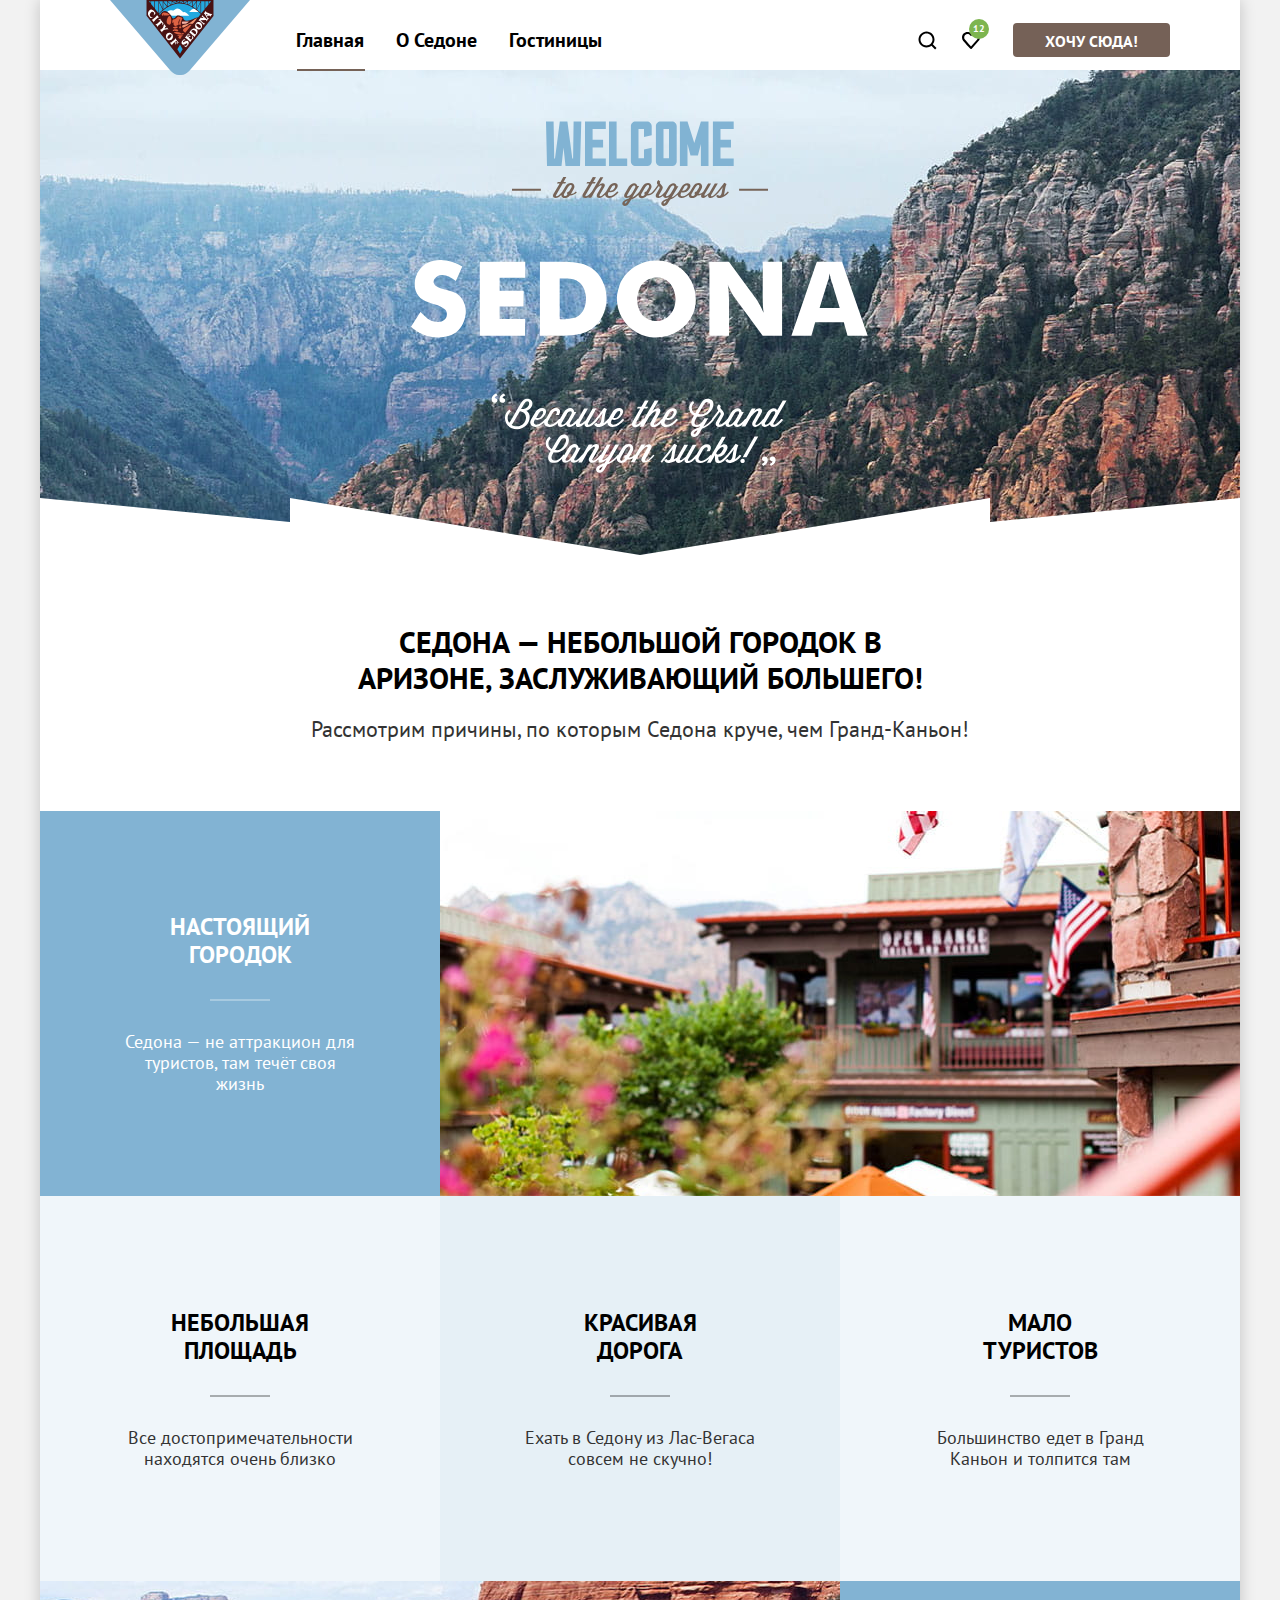
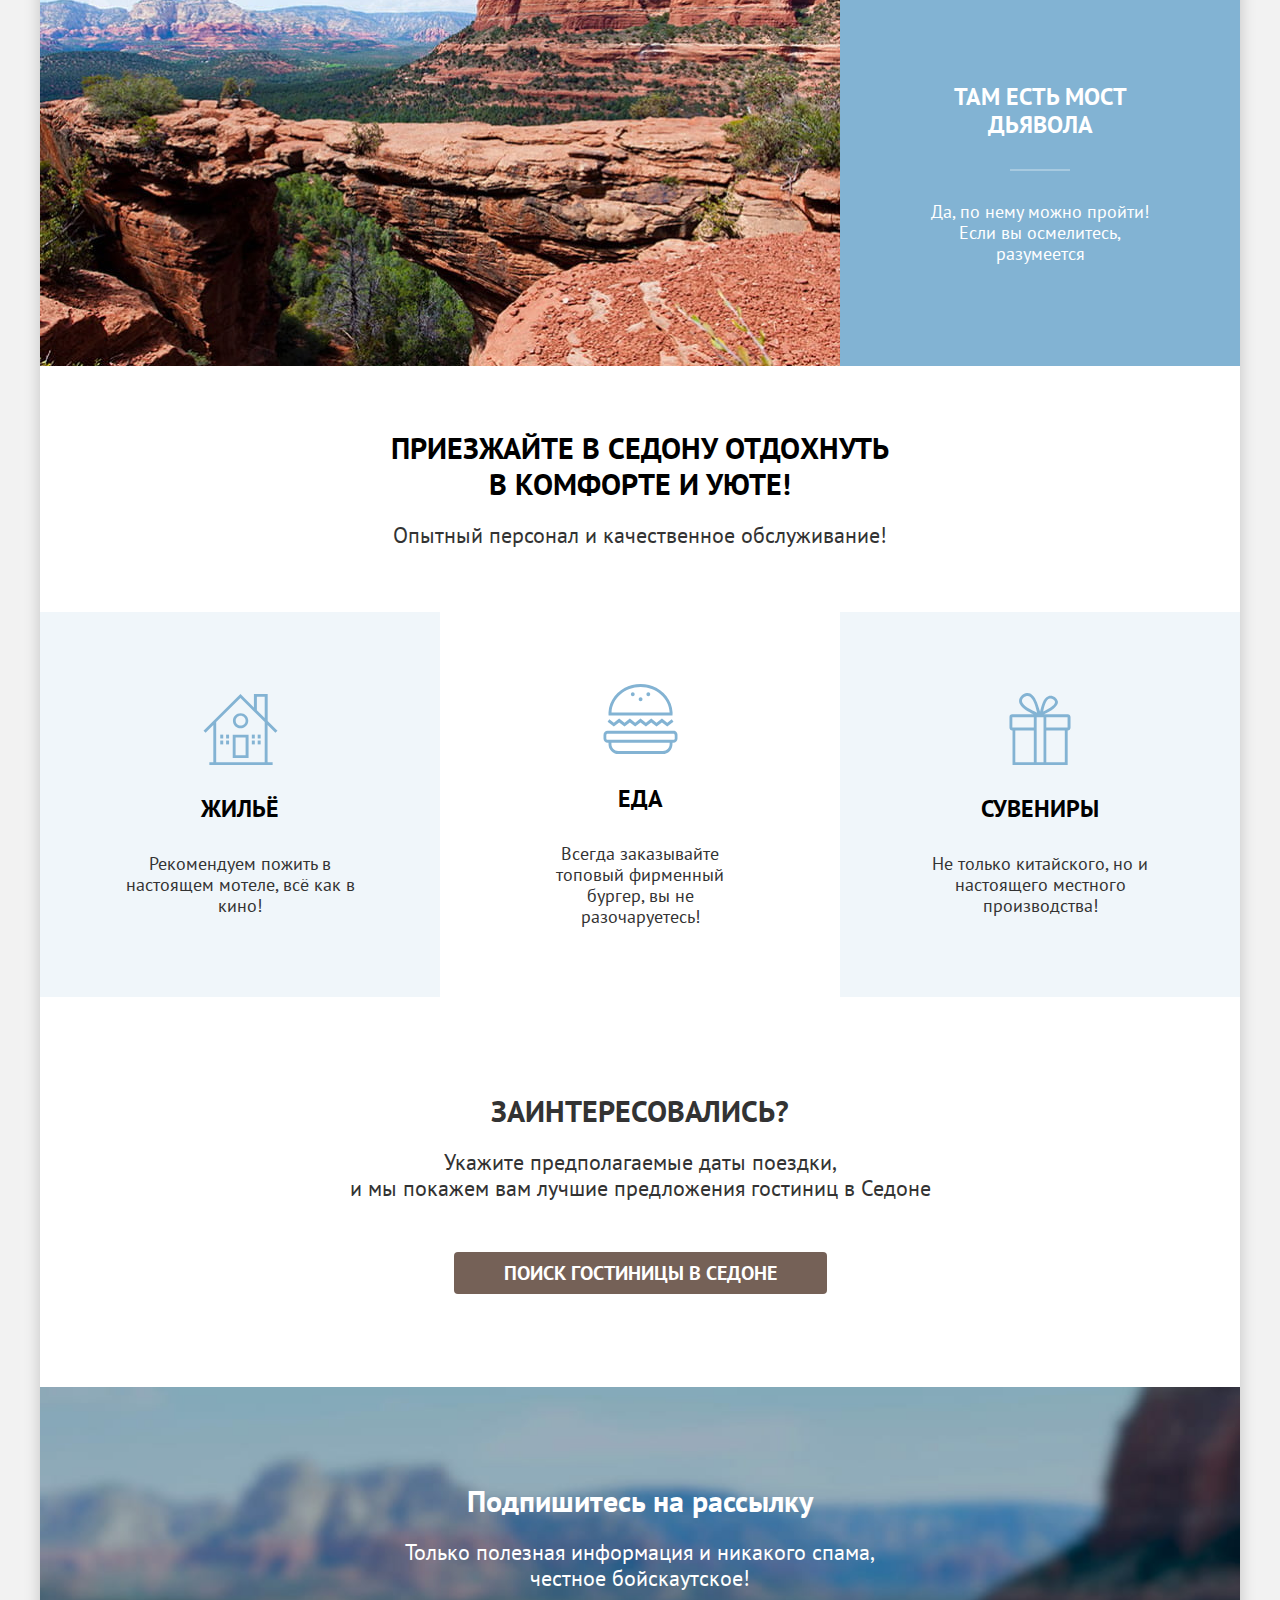
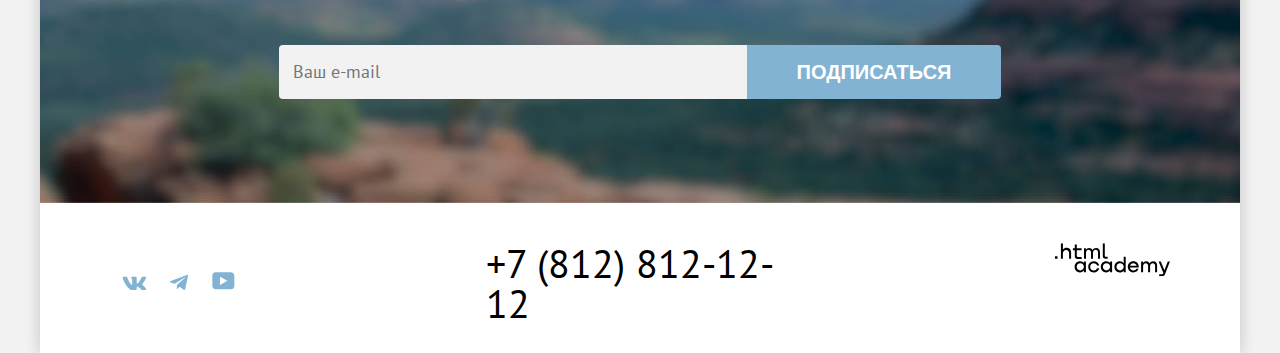
<file: index.html>
<!DOCTYPE html>
<html lang="ru">

  <head>
    <meta charset="utf-8">
    <title>Седона городок в Аризоне</title>
    <link rel="stylesheet" href="styles/styles.css">
    <link rel="icon" href="../images/favicon.svg" width="32px" height="32px">
  </head>

  <body>
    <div class="page-container">
      <header class="page-header">
        <nav class="page-navigation">
          <a class="logo-header-link" href="index.html"><img class="logo-header" src="images/sedona-logo.svg"
              alt="Логотип городока Седона" width="140" height="75"></a>
          <ul class="page-header-list page-header-navigation">
            <li class="head-list-item-user"><a class="item-link-navigation current-header" href="index.html">Главная</a>
            </li>
            <li class="head-list-item-user"><a class="item-link-navigation" href="#">О Седоне</a></li>
            <li class="head-list-item-user"><a class="item-link-navigation" href="catalog.html">Гостиницы</a></li>
          </ul>
          <ul class="page-header-list user-navigation">
            <li class="head-list-item"><a class="item-link-navigation search-user-image" href="#"><span
                  class="visually-hidden">Поиск</span></a></li>
            <li class="head-list-item"><a class="item-link-navigation favorites-user-image" href="#"><span
                  class="visually-hidden favorites">Избранное</span><span class="favorites-numbers">12</span></a></li>
            <li class="head-list-item head-button-item"><a class="item-link-navigation want-it" href="#"><span
                  class="header-button-link">Хочу
                  сюда!</span></a></li>
          </ul>
        </nav>
      </header>
      <main class="main-container page-main">
        <section class="hero-section">
          <h1 class="visually-hidden">Городок Седона в Аризоне</h1>
          <img class="main-img" src="images/welcome-sedona.svg" alt="Приветствуем в Седоне" width="458" height="352">
        </section>
        <section class="decription-section">
          <h2 class="visually-hidden">О городке Седона</h2>
          <p class="description-paragraph">
            Седона — небольшой городок в Аризоне,
            заслуживающий большего!
          </p>
          <p class="reason-paragraph">
            Рассмотрим причины, по которым Седона круче, чем Гранд-Каньон!
          </p>
        </section>
        <section class="advantages-section-description">
          <h2 class="visually-hidden">Преимущества городка Седона</h2>
          <div class="first-advnatages">
            <div class="blue-paragraph-advantages">
              <h3 class="advantages-title advantages-title-first">Настоящий городок</h3>
              <p class="advantages-paragraph">Седона — не аттракцион для туристов, там течёт своя жизнь</p>
            </div>
            <img class="first-item-img" src="images/photo-city.jpg" alt="Домик на фоне гор Седоны" width="800"
              height="385">
          </div>
          <div class="second-advantages">
            <h3 class="advantages-title">Небольшая площадь</h3>
            <p class="advantages-paragraph">Все достопримечательности находятся очень близко</p>
          </div>

          <div class="third-advantages">
            <h3 class="advantages-title">Красивая
              дорога</h3>
            <p class="advantages-paragraph">Ехать в Седону из Лас-Вегаса совсем не скучно!</p>
          </div>
          <div class="fourth-advatages">
            <h3 class="advantages-title">Мало
              туристов</h3>
            <p class="advantages-paragraph">
              Большинство едет в Гранд Каньон и толпится там
            </p>
          </div>
          <div class="fith-advantages">
            <div class="blue-paragraph-advantages">
              <h3 class="advantages-title advantages-title-last">Там есть мост дьявола</h3>
              <p class="advantages-paragraph">Да, по нему можно пройти! Если вы осмелитесь, разумеется</p>
            </div>
            <img class="last-item-img" src="images/photo-devil-place.jpg" alt="Фото каньона Седоны" width="800"
              height="385">
          </div>
        </section>
        <article class="add-information">
          <p class="description-paragraph description-paragraph-information">Приезжайте в Седону отдохнуть в комфорте и
            уюте!</p>
          <p class="reason-paragraph">Опытный персонал и качественное обслуживание!</p>
        </article>
        <section class="service-section">
          <h2 class="visually-hidden">Наши услуги</h2>
          <ul class="service-list">
            <li class="service-item">
              <div class="service-living-blue-block">
                <h4 class="service-title service-title-icon service-title-living">Жильё</h4>
                <p class="service-paragraph">Рекомендуем пожить в настоящем мотеле,
                  всё как в кино!</p>
              </div>
            </li>
            <li class="service-item">
              <div class="service-eat-white-block">
                <h4 class="service-title service-title-icon service-title-food">Еда</h4>
                <p class="service-paragraph">Всегда заказывайте
                  топовый фирменный бургер, вы не разочаруетесь!
                </p>
              </div>
            </li>
            <li class="service-item">
              <div class="service-souvenirs-blue-block">
                <h4 class="service-title service-title-icon service-title-souvenirs">Сувениры</h4>
                <p class="service-paragraph">
                  Не только китайского,
                  но и настоящего местного производства!
                </p>
              </div>
            </li>
          </ul>
        </section>
        <section class="search-section">
          <div class="search-section-group">
            <h2 class="search-title">Заинтересовались?</h2>
            <p class="search-paragraph-description">Укажите предполагаемые даты поездки,</br>и мы покажем вам лучшие
              предложения
              гостиниц в Седоне</p>
            <a class="hotel-link-button" href="catalog.html">Поиск гостиницы в седоне</a>
          </div>
        </section>
        <section class="subscribe-section-main">
          <div class="subscribe-section-group">
            <h2 class="subscribe-title">Подпишитесь на рассылку</h2>
            <p class="subscribe-paragraph">Только полезная информация и никакого спама, честное бойскаутское!</p>
            <form class="subscribe-form" action="https://echo.htmlacademy.ru/" method="post">
              <p class="subscribe-form-mail">
                <label class="subscribe-label visually-hidden" for="email-user">Ваш e-mail</label>
                <input class="subscribe-email" type="text" id="email-user" name="email-user" placeholder="Ваш e-mail">
              </p>
              <button class="subscribe-button" type="submit">Подписаться</button>
            </form>
          </div>
        </section>
      </main>
      <footer class="page-footer">
        <div class="page-footer-container">
          <ul class="footer-social-list">
            <li class="footer-social-item">
              <a class="footer-social-link" href="https://vk.com/htmlacademy">
                <svg viewBox="0 0 24 14" xmlns="http://www.w3.org/2000/svg" width="24" height="14" aria-hidden="true"
                  focusable="false" class="footer-icon footer-vkontakte-image">
                  <path fill-rule="evenodd"
                    d="M24.12 1.8c.16-.54 0-.94-.8-.94H20.7c-.67 0-.98.34-1.15.73 0 0-1.33 3.2-3.22 5.27-.61.6-.9.8-1.23.8-.16 0-.41-.2-.41-.75v-5.1c0-.66-.19-.95-.74-.95H9.82c-.42 0-.67.3-.67.59 0 .62.95.76 1.04 2.51v3.8c0 .83-.15.98-.48.98-.9 0-3.06-3.2-4.34-6.88-.25-.72-.5-1-1.18-1H1.57c-.75 0-.9.34-.9.73 0 .68.89 4.07 4.14 8.55 2.17 3.06 5.23 4.72 8 4.72 1.68 0 1.88-.37 1.88-1v-2.32c0-.74.16-.88.7-.88.38 0 1.05.19 2.6 1.66 1.79 1.75 2.08 2.54 3.08 2.54h2.63c.75 0 1.12-.37.9-1.1-.23-.72-1.08-1.77-2.2-3.02-.62-.71-1.54-1.48-1.82-1.86-.39-.5-.28-.71 0-1.15 0 0 3.2-4.42 3.54-5.93Z"
                    clip-rule="evenodd">
                </svg>
                <span class="visually-hidden">Вконтакте</span></a>
            </li>
            <li class="footer-social-item">
              <a class="footer-social-link footer-telegram-image" href="https://t.me/htmlacademy">
                <svg viewBox="0 0 18 16" xmlns="http://www.w3.org/2000/svg" width="18" height="16" aria-hidden="true"
                  focusable="false" class="footer-icon footer-telegram-image">
                  <path
                    d="M16.79.96.84 7.1c-1.09.44-1.08 1.05-.2 1.32l4.1 1.28 9.47-5.98c.44-.27.85-.13.52.17l-7.68 6.93-.28 4.22c.41 0 .6-.2.83-.41l1.99-1.94 4.13 3.06c.77.42 1.31.2 1.5-.71l2.72-12.8c.28-1.1-.43-1.61-1.16-1.28Z" />
                </svg>
                <span class="visually-hidden">Телеграм</span></a>
            </li>
            <li class="footer-social-item"><a class="footer-social-link"
                href="https://www.youtube.com/user/htmlacademyru">
                <svg viewBox="0 0 23 18" xmlns="http://www.w3.org/2000/svg" width="23" height="18" fill="none"
                  aria-hidden="true" focusable="false" class="footer-icon footer-youtube-image">
                  <path
                    d="M18.94.36H3.51C1.65.36.33 1.95.33 3.76v10.09c0 1.91 1.32 3.5 3.18 3.5h15.65c1.64 0 3.17-1.59 3.17-3.4V3.76c-.22-1.8-1.53-3.4-3.39-3.4ZM7.99 12.89V4.82l7.34 4.04-7.34 4.03Z" />
                </svg>
                <span class="visually-hidden">YouTube</span></a></li>
          </ul>
          <div class="footer-phone-container"><a class="footer-phone-link" href="tel:+78128121212">+7 (812)
              812-12-12</a></div>
          <div class="footer-logo-container"><a class="footer-logo-link" href="https://htmlacademy.ru/">
              <svg viewBox="0 0 115 34" xmlns="http://www.w3.org/2000/svg" width="115" height="34" role="img"
                aria-label="логотип html academy" class="footer-academy-icon">
                <g clip-path="url(#a)">
                  <path
                    d="M0 13.26v2.6h2.5v-2.6H0ZM11.6 4.86c-1.6 0-2.8.7-3.6 1.7h-.1V.36h-2v15.5h2v-5.3c0-2.1 1.3-3.6 3.3-3.6 1.8 0 2.9 1.4 2.9 3.2v5.7h2v-6.1c.1-3-1.8-4.9-4.5-4.9ZM26.6 5.16h-4.8v-3.7h-2v3.8h-1.9v2h1.9v6c0 1.7 1 2.7 2.7 2.7h4.1v-2h-3.7c-.7 0-1.1-.4-1.1-1.1v-5.7h4.8v-2ZM41.1 4.96c-1.6 0-2.9.8-3.5 2.1h-.1c-.6-1.2-1.8-2.1-3.4-2.1-1.4 0-2.5.8-3.1 1.8h-.1v-1.6H29v10.6h2v-5.4c0-2 1-3.5 2.6-3.5 1.5 0 2.4 1 2.4 2.6v6.3h2v-5.6c0-2.4 1.4-3.3 2.6-3.3 1.5 0 2.4 1 2.4 2.6v6.3h2v-6.5c.1-2.5-1.4-4.3-3.9-4.3ZM47.8 13.06c0 1.7 1 2.7 2.8 2.7h2v-2h-1.7c-.7 0-1.1-.4-1.1-1.1V.36h-2v12.7ZM28.9 20.06c-.9-1.1-2.2-1.8-3.9-1.8-3.1 0-5.4 2.3-5.4 5.6s2.3 5.6 5.4 5.6c1.8 0 3-.8 3.8-1.9h.1v1.6h2v-10.6h-2v1.5Zm-3.6 7.4c-2.2 0-3.6-1.6-3.6-3.6s1.4-3.6 3.6-3.6 3.6 1.6 3.6 3.6c0 1.9-1.4 3.6-3.6 3.6ZM44.2 22.36c-.5-2.4-2.6-4.1-5.4-4.1a5.4 5.4 0 0 0-5.6 5.6c0 3.1 2.2 5.6 5.6 5.6 2.8 0 4.9-1.8 5.4-4.2h-2.1a3.4 3.4 0 0 1-3.3 2.3c-2.2 0-3.6-1.6-3.6-3.6s1.4-3.6 3.6-3.6c1.6 0 2.8 1 3.3 2.2h2.1v-.2ZM55.1 20.06c-.9-1.1-2.2-1.8-3.9-1.8-3.1 0-5.4 2.3-5.4 5.6s2.3 5.6 5.4 5.6c1.8 0 3-.8 3.8-1.9h.1v1.6h2v-10.6h-2v1.5Zm-3.6 7.4c-2.2 0-3.6-1.6-3.6-3.6s1.4-3.6 3.6-3.6 3.6 1.6 3.6 3.6c0 1.9-1.5 3.6-3.6 3.6ZM68.7 20.16c-.9-1.1-2.2-1.9-3.9-1.9-3.1 0-5.4 2.3-5.4 5.6s2.2 5.6 5.4 5.6c1.7 0 3-.8 3.8-1.8h.1v1.5h2v-15.4h-2v6.4Zm-3.6 7.3c-2.2 0-3.6-1.6-3.6-3.6s1.4-3.6 3.6-3.6 3.6 1.6 3.6 3.6c-.1 2-1.5 3.6-3.6 3.6ZM78.3 18.26c-3.3 0-5.5 2.5-5.5 5.6 0 3 2.1 5.6 5.5 5.6 2.5 0 4.5-1.3 5.2-3.6h-2.1c-.5 1-1.6 1.6-3 1.6-1.9 0-3.3-1.3-3.4-2.9h8.8c.2-3.6-2-6.3-5.5-6.3Zm0 1.9c1.7 0 3 1 3.3 2.6h-6.5c.3-1.5 1.5-2.6 3.2-2.6ZM98.2 18.26c-1.6 0-2.9.8-3.6 2h-.1c-.6-1.2-1.8-2-3.4-2-1.4 0-2.5.7-3.1 1.8v-1.5h-1.9v10.6h2v-5.4c0-2 1-3.4 2.6-3.5 1.5 0 2.4 1 2.4 2.6v6.3h2v-5.6c0-2.4 1.4-3.3 2.6-3.3 1.5 0 2.4 1 2.4 2.6v6.3h2v-6.5c.1-2.6-1.4-4.4-3.9-4.4ZM109.4 27.36l-3.6-8.9h-2.2l4.8 11.6c-.3.9-.7 1.2-1.7 1.2h-2.5v2h2.5c1.8 0 2.8-.8 3.5-2.6l4.7-12.2h-2.1l-3.4 8.9Z" />
                </g>
                <defs>
                  <clipPath id="a">
                    <path d="M0 .36h115v33H0z" />
                  </clipPath>
                </defs>
              </svg>
              <defs>
                <clipPath id="a">
                  <path d="M0 .36h115v33H0z">
                </clipPath>
              </defs>
              </svg>
            </a></div>
        </div>
      </footer>
      <div class="modal-container modal-container-hidden">
        <div class="modal modal-search">
          <section class="modal-content">
            <h2 class="title-modal">Поиск Гостиницы в Седоне</h2>
            <button class="modal-close-button"></button>
            <form class="modal-search-form" action="https://echo.htmlacademy.ru/" method="post">
              <div class="modal-date">
                <label for="arrival-date" class="modal-title-input modal-title-date">
                  Дата Заезда:
                </label>
                <div class="modal-date-input">
                  <input class="modal-input-date input-dates" type="text" id="arrival-date" name="arrival-date"
                    value="27 апреля 2020" placeholder="Укажите дату" required="">
                  <button class="modal-button-icon button-first" type="button">
                    <span class="visually-hidden">Отркыть календарь</span>
                  </button>
                  <p class="modal-input-warning">Мы не можем отправить вас в прошлое.</p>
                </div>
              </div>
              <div class="modal-date-leave">
                <label for="leaving-date" class="modal-title-input-leave modal-title-date">
                  Дата Выезда:
                </label>
                <div class="modal-date-input-leave">
                  <input class="modal-input-date input-dates" type="text" id="leaving-date" name="leaving-date"
                    value="1 сентября 2021" placeholder="Укажите дату" required="">
                  <button class="modal-button-icon-leave button-first" type="button">
                    <span class="visually-hidden">Отркыть календарь</span>
                  </button>
                  <p class="modal-input-description">На эти даты есть свободные номера. Пока есть.</p>
                </div>
              </div>
              <div class="modal-counter-container">
                <div class="modal-counter-people">
                  <label class="modal-title-counter modal-input-title-adults" for="counter-adults">Взрослые:</label>
                  <div class="modal-buttons-gropups">
                    <button class="modal-counter-button modal-buttons-counter-minus" name="minus" type="button">
                      <span class="visually-hidden">Кнопка уменьшения количества Взрослых</span>
                      <svg class="minus-svg" width="14" height="14" viewBox="0 0 14 2"
                        xmlns="http://www.w3.org/2000/svg">
                        <path d="M0 0L0 2L14 2V0L0 0Z"></path>
                      </svg>
                    </button>
                    <input class="modal-counter-input input-first-second" value="2" type="number" id="counter-adults"
                      name="counter adults" required="">
                    <button type="button" name="plus" class="modal-counter-button modal-buttons-counter-plus">
                      <span class="visually-hidden">Кнопка увеличения количества Взрослых</span>
                      <svg class="plus-svg" width="14" height="14" viewBox="0 0 14 14"
                        xmlns="http://www.w3.org/2000/svg">
                        <path d="M14 6H8V0H6V6H0V8H6V14H8V8H14V6Z"></path>
                      </svg>
                    </button>
                  </div>
                </div>
                <div class="modal-counter-people">
                  <label class="modal-title-counter modal-input-title-kids" for="counter-adults">Дети:</label>
                  <div class="about-kids-container">
                    <svg class="kids-count-icon" width="26" height="26" viewBox="0 0 26 26" fill="none" xmlns="http://www.w3.org/2000/svg">
                      <circle cx="13" cy="13" r="13"></circle>
                      <path fill-rule="evenodd" clip-rule="evenodd" d="M12 7H14V9H12V7ZM14 19H12V10H14V19Z"></path>
                    </svg>
                    <span class="about-kids" role="tooltip" id="tooltip-kids">Укажите количество детей, которые будут с вами, возраст которых
                      от 6 до 18 лет. Дети до 6 лет размещаются бесплатно.
                    </span>
                  </div>
                  <button class="modal-counter-button modal-buttons-counter-minus" name="minus" type="button">
                    <span class="visually-hidden">Кнопка уменьшения количества детей</span>
                    <svg class="minus-svg" width="14" height="14" viewBox="0 0 14 2" fill="none"
                      xmlns="http://www.w3.org/2000/svg">
                      <path d="M0 0L0 2L14 2V0L0 0Z"></path>
                    </svg>
                  </button>
                  <input class="modal-counter-input input-first-second" value="2" type="number" id="counter-adults"
                    name="counter adults" required="">
                  <button type="button" name="plus" class="modal-counter-button modal-buttons-counter-plus">
                    <span class="visually-hidden">Кнопка увеличения количества детей</span>
                    <svg class="plus-svg" width="14" height="14" viewBox="0 0 14 14" xmlns="http://www.w3.org/2000/svg">
                      <path d="M14 6H8V0H6V6H0V8H6V14H8V8H14V6Z"></path>
                    </svg>
                  </button>
                </div>
              </div>
              <button class="modal-search-button">Найти</button>
            </form>
          </section>
        </div>
      </div>
    </div>
  </body>

</html>
</file>
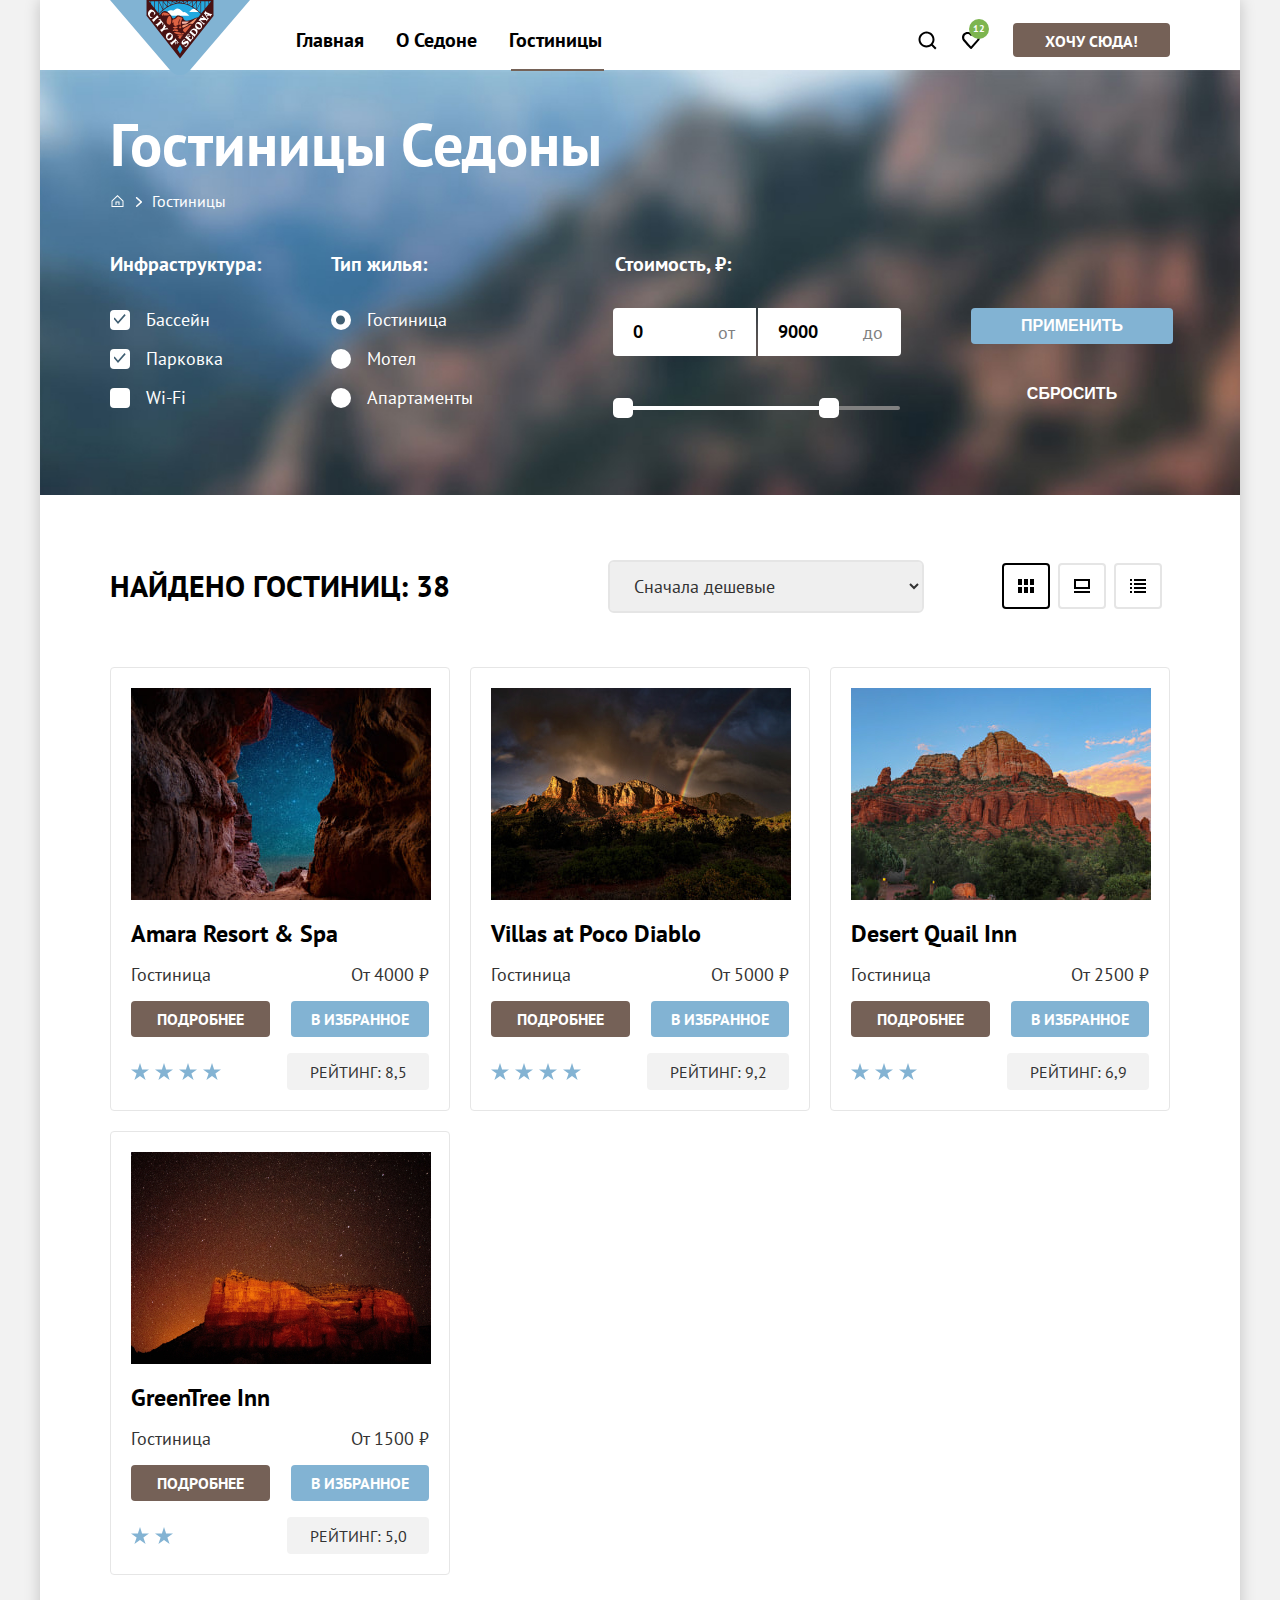
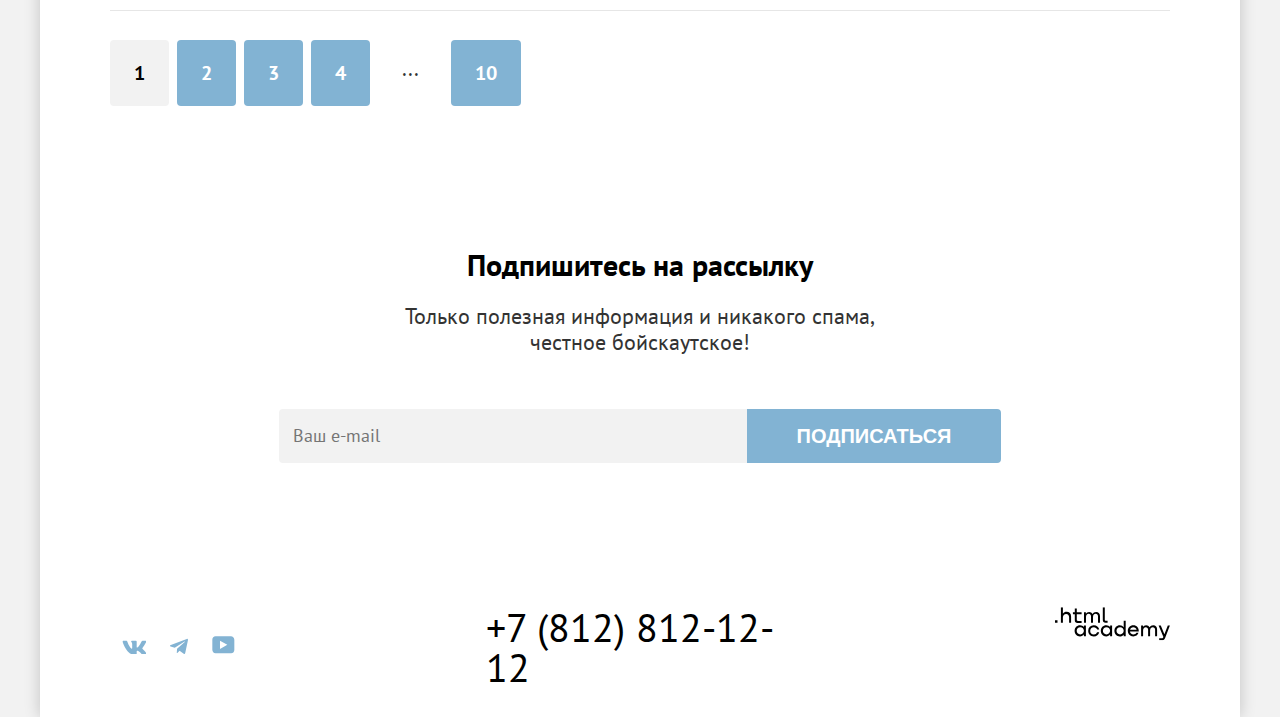
<file: catalog.html>
<!DOCTYPE html>
<html lang="ru">

  <head>
    <meta charset="utf-8">
    <title>Гостиницы Седоны</title>
    <link rel="stylesheet" href="styles/styles.css">
  </head>

  <body>
    <div class="page-container">
      <header class="page-header">
        <nav class="page-navigation">
          <a class="logo-header-link" href="index.html"><img class="logo-header" src="images/sedona-logo.svg"
              alt="Логотип городока Седона" width="140" height="75"></a>
          <ul class="page-header-list page-header-navigation">
            <li class="head-list-item-user"><a class="item-link-navigation" href="index.html">Главная</a></li>
            <li class="head-list-item-user"><a class="item-link-navigation" href="#">О Седоне</a></li>
            <li class="head-list-item-user"><a class="item-link-navigation current-header-inner"
                href="catalog.html">Гостиницы</a></li>
          </ul>
          <ul class="page-header-list user-navigation">
            <li class="head-list-item"><a class="item-link-navigation search-user-image" href="#"><span
                  class="visually-hidden">Поиск</span></a></li>
            <li class="head-list-item"><a class="item-link-navigation favorites-user-image" href="#"><span
                  class="visually-hidden">Избранное</span><span class="favorites-numbers">12</span></a></li>
            <li class="head-list-item"><a class="item-link-navigation want-it" href="#"><span
                  class="header-button-link">Хочу
                  сюда!</span></a></li>
          </ul>
        </nav>
      </header>
      <main class="main-inner page-main">
        <header class="header-inner">
          <div class="header-inner-container">
            <h1 class="inner-title">Гостиницы Седоны</h1>
            <ul class="inner-list">
              <li class="inner-item inner-item-main"><a class="inner-link inner-link-main" href="index.html"><span
                    class="visually-hidden">Главная</span></a>
              </li>
              <li class="inner-item"><a class="inner-link">Гостиницы</a></li>
            </ul>
            <section class="filter-inner-section">
              <div class="filter-inner-container-left">
                <fieldset class="catalog-filter-group catalog-filter-group-infastructure">
                  <legend class="catalog-filter-title">Инфраструктура:</legend>
                  <ul class="catalog-filter-list">
                    <li class="catalog-filter-item">
                      <label class="control">
                        <input class="visually-hidden control-input" type="checkbox" name="pool" checked>
                        <span class="control-mark-square control-mark"></span>
                        <span class="control-label">Бассейн</span>
                      </label>
                    </li>
                    <li class="catalog-filter-item">
                      <label class="control">
                        <input class="visually-hidden control-input" type="checkbox" name="parking" checked>
                        <span class="control-mark-square control-mark"></span>
                        <span class="control-label">Парковка</span>
                      </label>
                    <li class="catalog-filter-item">
                      <label class="control">
                        <input class="visually-hidden control-input" type="checkbox" name="wifi">
                        <span class="control-mark-square control-mark"></span>
                        <span class="control-label">Wi-Fi</span>
                      </label>
                    </li>
                  </ul>
                </fieldset>
                <fieldset class="catalog-filter-group">
                  <legend class="catalog-filter-title">Тип жилья:</legend>
                  <ul class="catalog-filter-list">
                    <li class="catalog-filter-item">
                      <label class="control">
                        <input class="visually-hidden control-input" type="radio" name="service-name" checked>
                        <span class="control-mark-circle control-mark"></span>
                        <span class="control-label">Гостиница</span>
                      </label>
                    </li>
                    <li class="catalog-filter-item">
                      <label class="control">
                        <input class=" visually-hidden control-input" type="radio" name="service-name">
                        <span class="control-mark-circle control-mark"></span>
                        <span class="control-label">Мотел</span>
                      </label>
                    <li class="catalog-filter-item">
                      <label class="control">
                        <input class="visually-hidden control-input" type="radio" name="service-name">
                        <span class="control-mark-circle control-mark"></span>
                        <span class="control-label">Апартаменты</span>
                      </label>
                    </li>
                  </ul>
                </fieldset>
              </div>
              <div class="filter-inner-container-right">
                <div class="filter-column-group">
                  <div class="filter-price-container">
                    <fieldset class="catalog-filter-group catalog-filter-group-price">
                      <legend class="filter-title">Стоимость, ₽:</legend>
                      <label class="filter-range">
                        <span class="filter-range-min">От</span><input class="range-input range-input-min" type="number" name="min-interval" value="0">
                      </label>
                      <label class="filter-range">
                        <span class="filter-range-max">До</span> <input class="range-input range-input-max" type="number" name="max-interval" value="9000">
                      </label>
                  </div>
                  <div class="range">
                    <div class="range-scale">
                      <div class="range-bar" style="left: 0; width: 226px;">
                        <button type="button" class="range-toggle toggle-min">
                        </button>
                        <button type="button" class="range-toggle toggle-max">
                        </button>
                      </div>
                    </div>
                    <div class="range-wrapper-inputs">
                    </div>
                  </div>
                </div>
                <div class="buttons-group-filter">
                  <button class="button button-active" type="submit">Применить</button>
                  <button class="button button-inactive" type="submit">Сбросить</button>
                </div>
                </fieldset>
              </div>
            </section>
          </div>
        </header>
        <section class="catalog-hotels-section">
          <div class="catalog-select-group">
            <h2 class="catalog-hotels-title">Найдено гостиниц: <span class="hotels-found">38</span></h2>
            <select class="select-switch">
              <option value="cheap" selected>Сначала дешевые</option>
              <option value="expensive">Сначала дорогие</option>
            </select>
            <ul class="view-buttons-list">
              <li class="view-buttons-item">
                <a class="view-buttons-link view-tile" href="#">
                  <span class="visually-hidden">Раскладка каталога плиткой</span>
                </a>
              </li>
              <li class="view-buttons-item">
                <a class="view-buttons-link view-card" href="#">
                  <span class="visually-hidden">Раскладка каталога карточками</span>
                </a>
              </li>
              <li class="view-buttons-item">
                <a class="view-buttons-link view-list" href="#">
                  <span class="visually-hidden">Раскладка каталога списком</span>
                </a>
              </li>
            </ul>
          </div>
          <div class="hotel-card-list-container">
            <ul class="hotel-card-list">
              <li class="hotel-card-item">
                <img src="images/hotels-photo/hotel-1.jpg" alt="Вид на звезды через пещеру" width="300" height="212">
                <a href="#" class="hotel-name-link">
                  <h3 class="hotel-name-title">Amara Resort & Spa</h3>
                </a>
                <div class="hotel-type-price-container">
                  <p class="hotel-type">Гостиница</p>
                  <p class="hotel-price">От 4000 ₽</p>
                </div>
                <div class="hotel-buttons-container">
                  <a class="hotel-more-button" href="#">подробнее</a>
                  <a class="hotel-add-favorites-button" href="#">в избранное</a>
                </div>
                <div class="hotel-stars-rating-container">
                  <p class="hotel-stars stars-images"><span class="visually-hidden">4 звезды</span></p>
                  <p class="hotel-rating">Рейтинг:<span class="hotel-rating-points"> 8,5</span></p>
                </div>
              </li>
              <li class="hotel-card-item">
                <img src="images/hotels-photo/hotel-2.jpg" alt="Вид на каньоны с радугой" width="300" height="212">
                <a href="#" class="hotel-name-link">
                  <h3 class="hotel-name-title">Villas at Poco Diablo</h3>
                </a>
                <div class="hotel-type-price-container">
                  <p class="hotel-type">Гостиница</p>
                  <p class="hotel-price">От 5000 ₽</p>
                </div>
                <div class="hotel-buttons-container">
                  <a class="hotel-more-button" href="#">подробнее</a>
                  <a class="hotel-add-favorites-button" href="#">в избранное</a>
                </div>
                <div class="hotel-stars-rating-container">
                  <p class="hotel-stars stars-images"><span class="visually-hidden">4 звезды</span></p>
                  <p class="hotel-rating">Рейтинг:<span class="hotel-rating-points"> 9,2</span></p>
                </div>
              </li>
              <li class="hotel-card-item">
                <img src="images/hotels-photo/hotel-3.jpg" alt="Вид на каньоны в солнечную" width="300" height="212">
                <a href="#" class="hotel-name-link">
                  <h3 class="hotel-name-title">Desert Quail Inn</h3>
                </a>
                <div class="hotel-type-price-container">
                  <p class="hotel-type">Гостиница</p>
                  <p class="hotel-price">От 2500 ₽</p>
                </div>
                <div class="hotel-buttons-container">
                  <a class="hotel-more-button" href="#">подробнее</a>
                  <a class="hotel-add-favorites-button" href="#">в избранное</a>
                </div>
                <div class="hotel-stars-rating-container">
                  <p class="hotel-stars stars-images three-stars"><span class="visually-hidden">3 звезды</span></p>
                  <p class="hotel-rating">Рейтинг:<span class="hotel-rating-points"> 6,9</span></p>
                </div>
              </li>
              <li class="hotel-card-item">
                <img src="images/hotels-photo/hotel-4.jpg" alt="Вид каньона на фоне звездного неба" width="300"
                  height="212">
                <a href="#" class="hotel-name-link">
                  <h3 class="hotel-name-title">GreenTree Inn</h3>
                </a>
                <div class="hotel-type-price-container">
                  <p class="hotel-type">Гостиница</p>
                  <p class="hotel-price">От 1500 ₽</p>
                </div>
                <div class="hotel-buttons-container">
                  <a class="hotel-more-button" href="#">подробнее</a>
                  <a class="hotel-add-favorites-button" href="#">в избранное</a>
                </div>
                <div class="hotel-stars-rating-container">
                  <p class="hotel-stars stars-images two-stars"><span class="visually-hidden">2 звезды</span></p>
                  <p class="hotel-rating">Рейтинг:<span class="hotel-rating-points"> 5,0</span></p>
                </div>
              </li>
            </ul>
          </div>
          <ul class="pagination-list">
            <li class="pagination-item"><a class="pagination-link current-pagination-link" href="#">1</a></li>
            <li class="pagination-item"><a class="pagination-link" href="#">2</a></li>
            <li class="pagination-item"><a class="pagination-link" href="#">3</a></li>
            <li class="pagination-item"><a class="pagination-link" href="#">4</a></li>
            <li class="pagination-item"><span class="pagination-text">...</span></li>
            <li class="pagination-item"><a class="pagination-link" href="#">10</a></li>
          </ul>
        </section>
        <section class="subscribe-section-inner">
          <div class="subscribe-section-group-inner">
            <h2 class="subscribe-title subscribe-title-inner">Подпишитесь на рассылку</h2>
            <p class="subscribe-paragraph">Только полезная информация и никакого спама, честное бойскаутское!</p>
            <form class="subscribe-form" action="https://echo.htmlacademy.ru/" method="post">
              <p class="subscribe-form-mail">
                <label class="subscribe-label visually-hidden" for="email-user">Ваш e-mail</label>
                <input class="subscribe-email" type="text" id="email-user" name="email-user" placeholder="Ваш e-mail">
              </p>
              <button class="subscribe-button" type="submit">Подписаться</button>
            </form>
          </div>
        </section>
      </main>
      <footer class="page-footer">
        <div class="page-footer-container">
          <ul class="footer-social-list">
            <li class="footer-social-item">
              <a class="footer-social-link" href="https://vk.com/htmlacademy">
                <svg viewBox="0 0 24 14" xmlns="http://www.w3.org/2000/svg" width="24" height="14" aria-hidden="true"
                  focusable="false" class="footer-icon footer-vkontakte-image">
                  <path fill-rule="evenodd"
                    d="M24.12 1.8c.16-.54 0-.94-.8-.94H20.7c-.67 0-.98.34-1.15.73 0 0-1.33 3.2-3.22 5.27-.61.6-.9.8-1.23.8-.16 0-.41-.2-.41-.75v-5.1c0-.66-.19-.95-.74-.95H9.82c-.42 0-.67.3-.67.59 0 .62.95.76 1.04 2.51v3.8c0 .83-.15.98-.48.98-.9 0-3.06-3.2-4.34-6.88-.25-.72-.5-1-1.18-1H1.57c-.75 0-.9.34-.9.73 0 .68.89 4.07 4.14 8.55 2.17 3.06 5.23 4.72 8 4.72 1.68 0 1.88-.37 1.88-1v-2.32c0-.74.16-.88.7-.88.38 0 1.05.19 2.6 1.66 1.79 1.75 2.08 2.54 3.08 2.54h2.63c.75 0 1.12-.37.9-1.1-.23-.72-1.08-1.77-2.2-3.02-.62-.71-1.54-1.48-1.82-1.86-.39-.5-.28-.71 0-1.15 0 0 3.2-4.42 3.54-5.93Z"
                    clip-rule="evenodd">
                </svg>
                <span class="visually-hidden">Вконтакте</span></a>
            </li>
            <li class="footer-social-item">
              <a class="footer-social-link footer-telegram-image" href="https://t.me/htmlacademy">
                <svg viewBox="0 0 18 16" xmlns="http://www.w3.org/2000/svg" width="18" height="16" aria-hidden="true"
                  focusable="false" class="footer-icon footer-telegram-image">
                  <path
                    d="M16.79.96.84 7.1c-1.09.44-1.08 1.05-.2 1.32l4.1 1.28 9.47-5.98c.44-.27.85-.13.52.17l-7.68 6.93-.28 4.22c.41 0 .6-.2.83-.41l1.99-1.94 4.13 3.06c.77.42 1.31.2 1.5-.71l2.72-12.8c.28-1.1-.43-1.61-1.16-1.28Z" />
                </svg>
                <span class="visually-hidden">Телеграм</span></a>
            </li>
            <li class="footer-social-item"><a class="footer-social-link"
                href="https://www.youtube.com/user/htmlacademyru">
                <svg viewBox="0 0 23 18" xmlns="http://www.w3.org/2000/svg" width="23" height="18" fill="none"
                  aria-hidden="true" focusable="false" class="footer-icon footer-youtube-image">
                  <path
                    d="M18.94.36H3.51C1.65.36.33 1.95.33 3.76v10.09c0 1.91 1.32 3.5 3.18 3.5h15.65c1.64 0 3.17-1.59 3.17-3.4V3.76c-.22-1.8-1.53-3.4-3.39-3.4ZM7.99 12.89V4.82l7.34 4.04-7.34 4.03Z" />
                </svg>
                <span class="visually-hidden">YouTube</span></a></li>
          </ul>
          <div class="footer-phone-container"><a class="footer-phone-link" href="tel:+78128121212">+7 (812)
              812-12-12</a></div>
          <div class="footer-logo-container"><a class="footer-logo-link" href="https://htmlacademy.ru/">
              <svg viewBox="0 0 115 34" xmlns="http://www.w3.org/2000/svg" width="115" height="34" role="img"
                aria-label="логотип html academy" class="footer-academy-icon">
                <g clip-path="url(#a)">
                  <path
                    d="M0 13.26v2.6h2.5v-2.6H0ZM11.6 4.86c-1.6 0-2.8.7-3.6 1.7h-.1V.36h-2v15.5h2v-5.3c0-2.1 1.3-3.6 3.3-3.6 1.8 0 2.9 1.4 2.9 3.2v5.7h2v-6.1c.1-3-1.8-4.9-4.5-4.9ZM26.6 5.16h-4.8v-3.7h-2v3.8h-1.9v2h1.9v6c0 1.7 1 2.7 2.7 2.7h4.1v-2h-3.7c-.7 0-1.1-.4-1.1-1.1v-5.7h4.8v-2ZM41.1 4.96c-1.6 0-2.9.8-3.5 2.1h-.1c-.6-1.2-1.8-2.1-3.4-2.1-1.4 0-2.5.8-3.1 1.8h-.1v-1.6H29v10.6h2v-5.4c0-2 1-3.5 2.6-3.5 1.5 0 2.4 1 2.4 2.6v6.3h2v-5.6c0-2.4 1.4-3.3 2.6-3.3 1.5 0 2.4 1 2.4 2.6v6.3h2v-6.5c.1-2.5-1.4-4.3-3.9-4.3ZM47.8 13.06c0 1.7 1 2.7 2.8 2.7h2v-2h-1.7c-.7 0-1.1-.4-1.1-1.1V.36h-2v12.7ZM28.9 20.06c-.9-1.1-2.2-1.8-3.9-1.8-3.1 0-5.4 2.3-5.4 5.6s2.3 5.6 5.4 5.6c1.8 0 3-.8 3.8-1.9h.1v1.6h2v-10.6h-2v1.5Zm-3.6 7.4c-2.2 0-3.6-1.6-3.6-3.6s1.4-3.6 3.6-3.6 3.6 1.6 3.6 3.6c0 1.9-1.4 3.6-3.6 3.6ZM44.2 22.36c-.5-2.4-2.6-4.1-5.4-4.1a5.4 5.4 0 0 0-5.6 5.6c0 3.1 2.2 5.6 5.6 5.6 2.8 0 4.9-1.8 5.4-4.2h-2.1a3.4 3.4 0 0 1-3.3 2.3c-2.2 0-3.6-1.6-3.6-3.6s1.4-3.6 3.6-3.6c1.6 0 2.8 1 3.3 2.2h2.1v-.2ZM55.1 20.06c-.9-1.1-2.2-1.8-3.9-1.8-3.1 0-5.4 2.3-5.4 5.6s2.3 5.6 5.4 5.6c1.8 0 3-.8 3.8-1.9h.1v1.6h2v-10.6h-2v1.5Zm-3.6 7.4c-2.2 0-3.6-1.6-3.6-3.6s1.4-3.6 3.6-3.6 3.6 1.6 3.6 3.6c0 1.9-1.5 3.6-3.6 3.6ZM68.7 20.16c-.9-1.1-2.2-1.9-3.9-1.9-3.1 0-5.4 2.3-5.4 5.6s2.2 5.6 5.4 5.6c1.7 0 3-.8 3.8-1.8h.1v1.5h2v-15.4h-2v6.4Zm-3.6 7.3c-2.2 0-3.6-1.6-3.6-3.6s1.4-3.6 3.6-3.6 3.6 1.6 3.6 3.6c-.1 2-1.5 3.6-3.6 3.6ZM78.3 18.26c-3.3 0-5.5 2.5-5.5 5.6 0 3 2.1 5.6 5.5 5.6 2.5 0 4.5-1.3 5.2-3.6h-2.1c-.5 1-1.6 1.6-3 1.6-1.9 0-3.3-1.3-3.4-2.9h8.8c.2-3.6-2-6.3-5.5-6.3Zm0 1.9c1.7 0 3 1 3.3 2.6h-6.5c.3-1.5 1.5-2.6 3.2-2.6ZM98.2 18.26c-1.6 0-2.9.8-3.6 2h-.1c-.6-1.2-1.8-2-3.4-2-1.4 0-2.5.7-3.1 1.8v-1.5h-1.9v10.6h2v-5.4c0-2 1-3.4 2.6-3.5 1.5 0 2.4 1 2.4 2.6v6.3h2v-5.6c0-2.4 1.4-3.3 2.6-3.3 1.5 0 2.4 1 2.4 2.6v6.3h2v-6.5c.1-2.6-1.4-4.4-3.9-4.4ZM109.4 27.36l-3.6-8.9h-2.2l4.8 11.6c-.3.9-.7 1.2-1.7 1.2h-2.5v2h2.5c1.8 0 2.8-.8 3.5-2.6l4.7-12.2h-2.1l-3.4 8.9Z" />
                </g>
                <defs>
                  <clipPath id="a">
                    <path d="M0 .36h115v33H0z" />
                  </clipPath>
                </defs>
              </svg>
              <defs>
                <clipPath id="a">
                  <path d="M0 .36h115v33H0z" />
                </clipPath>
              </defs>
              </svg>
            </a></div>
        </div>
      </footer>
    </div>
  </body>
</file>
<file: styles/styles.css>
@font-face {
  font-family: "PT Sans";
  font-style: normal;
  font-weight: 400;
  src: url("../fonts/ptsans-400.woff2") format("woff2");
  font-display: swap;
}

@font-face {
  font-family: "PT Sans";
  font-style: normal;
  font-weight: 700;
  src: url("../fonts/ptsans-700.woff2") format("woff2");
  font-display: swap;
}

html {
  height: 100%;
}

body {
  display: flex;
  flex-direction: column;
  min-height: 100%;
  font-family: "PT Sans", sans-serif;
  font-size: 18px;
  line-height: 21px;
  color: #333333;
  background-color: #F2F2F2;
  margin: 0;
}

.page-container {
  max-width: 1200px;
  margin: 0 auto;
  background-color: #FFF;
  display: flex;
  flex-direction: column;
  min-height: 100vh;
  box-shadow: 0 0 15px 0 #0003;
}

.visually-hidden {
  position: absolute;
  width: 1px;
  height: 1px;
  margin: -1px;
  border: 0;
  padding: 0;
  white-space: nowrap;
  clip-path: inset(100%);
  clip: rect(0 0 0 0);
  overflow: hidden;
}

.page-header {
  color: #000000;
  background-color: #FFFFFF;
  font-weight: 700;
  font-size: 20px;
  line-height: 24px;
  width: 1200px;
  margin: 0 auto;

}

.page-navigation {
  display: flex;
  max-width: 1060px;
  margin: 0 auto;
}

.logo-header-link {
  margin-right: 30px;
}

.logo-header {
  position: relative;
  z-index: 3;
}


.page-header-list {
  list-style: none;
  display: flex;
  flex-wrap: wrap;
  max-width: 339px;
  margin: 0;
  padding: 0;
  align-items: center;
}

.user-navigation {
  max-width: 268px;
  margin: 0;
  margin-left: auto;
}

.head-list-item-user {
  padding: 20px 16px;
}

:nth-last-child(.head-list-item) {
  margin-right: 0;
}

.search-user-image {
  background-image: url(../images/header-search.svg);
  background-repeat: no-repeat;
  display: block;
  width: 20px;
  height: 20px;
  background-position: center;
  padding: 22px 12px;
}

.favorites-user-image {
  background-image: url(../images/header-heart.svg);
  background-repeat: no-repeat;
  display: block;
  background-position: center;
  width: 20px;
  height: 20px;
  padding: 22px 12px;
}

.item-link-navigation {
  color: #000000;
  text-decoration: none;
}

.item-link-navigation:hover {
  color: #756157;
  fill: #82B3D3;
}

.header-button-link {
  color: #FFFFFF;
  font-size: 16px;
  line-height: 20px;
  text-transform: uppercase;
}

.want-it {
  background-color: #756157;
  border-radius: 4px;
  padding: 4px 32px;
  margin-left: 20px;
}

.want-it:hover {
  background-color: #615048;
}

.want-it:active {
  background-color: #756157;
}

.want-it:focus {
  background-color: #615048;
}

.current-header {
  position: relative;
}

.current-header::after {
  position: absolute;
  content: "";
  width: 100%;
  height: 2px;
  bottom: -18px;
  left: 50%;
  background-color: #756257;
  margin-left: -33px;
}

.current-header-inner {
  position: relative;
}

.current-header-inner::after {
  position: absolute;
  content: "";
  width: 100%;
  height: 2px;
  bottom: -18px;
  left: 50%;
  background-color: #756257;
  margin-left: -45px;
}

.main-inner {
  background-color: #FFFFFF;
}

.main-container {
  flex-grow: 1;
}

.page-main {
  width: 1200px;
  margin: 0 auto;
  background-color: #FFFFFF;
}

.hero-section {
  background-image: url(../images/background-hero-razor.svg), url(../images/sedona-index-background.jpg);
  background-color: lightblue;
  background-repeat: no-repeat;
  text-align: center;
  background-size: 100% auto, cover;
  background-position: center bottom;
  min-height: 485px;
  margin-top: -10px;
}

.main-img {
  margin-top: 51px;
}

.decription-section {
  padding: 69px 0 69px 0
}

.description-paragraph {
  font-weight: 700;
  text-transform: uppercase;
  font-size: 30px;
  line-height: 36px;
  text-align: center;
  color: #000000;
  width: 620px;
  margin: 0 auto;
}

.reason-paragraph {
  font-weight: 400;
  font-size: 22px;
  line-height: 26px;
  text-align: center;
  margin: 0;
  margin-top: 20px;
}

.advantages-section-description {
  display: flex;
  flex-wrap: wrap;
}

.advantages-title {
  font-weight: 700;
  line-height: 28px;
  font-size: 24px;
  color: #000000;
  text-transform: uppercase;
  margin: 0;
  padding: 0;
  margin-bottom: 62px;
  width: 175px;
  position: relative;
}

.advantages-title::after {
  position: absolute;
  content: "";
  width: 60px;
  height: 2px;
  background-color: #0000004D;
  bottom: -32px;
  left: 50%;
  margin-left: -30px;
}

.advantages-title-first::after {
  background-color: #FFFFFF4D;
}

.advantages-title-last::after {
  background-color: #FFFFFF4D;
}

.advantages-paragraph {
  font-weight: 400;
  line-height: 21px;
  font-size: 18px;
  padding: 0;
  margin: 0;
  max-width: 230px;
  text-align: center;
}

.blue-paragraph-advantages {
  background-color: #82B3D3;
  color: #FFFFFF;
  min-width: 400px;
  display: flex;
  flex-direction: column;
  justify-content: center;
  align-items: center;
  text-align: center;
}

.advantages-title-first {
  color: #FFFFFF;
  text-align: center;
}

.advantages-title-last {
  color: #FFFFFF;
}

.first-advnatages {
  display: flex;
}

.fith-advantages {
  display: flex;
  flex-direction: row-reverse;
}

.second-advantages {
  background-color: #83B3D31F;
  text-align: center;
  min-width: 400px;
  display: flex;
  flex-direction: column;
  justify-content: center;
  align-items: center;
  min-height: 385px;
}

.third-advantages {
  background-color: #83B3D333;
  text-align: center;
  min-width: 400px;
  display: flex;
  flex-direction: column;
  justify-content: center;
  align-items: center;
  min-height: 385px;
}

.fourth-advatages {
  background-color: #83B3D31F;
  text-align: center;
  min-width: 400px;
  display: flex;
  flex-direction: column;
  justify-content: center;
  align-items: center;
  min-height: 385px;
}

.add-information {
  padding-top: 64px;
  padding-bottom: 64px;
  margin: 0;
}

.description-paragraph-information {
  width: 505px;
}

.service-list {
  list-style: none;
  display: flex;
  padding: 0;
  margin: 0;
  flex-wrap: wrap;
}

.service-title {
  color: #000000;
}

.service-title-icon::before {
  content: "";
  display: block;
  width: 75px;
  height: 72px;
  margin: 0 auto;
  margin-bottom: 30px;
  background-size: contain;
  background-repeat: no-repeat;
  background-position: center;
}

.service-title-living::before {
  background-image: url(../images/housing-icon.svg);
}

.service-title-food::before {
  background-image: url(../images/food-icon.svg);
}

.service-title-souvenirs::before {
  background-image: url(../images/sounevir-icon.svg);
}

.service-item h4 {
  font-weight: 700;
  text-transform: uppercase;
  font-size: 24px;
  line-height: 28px;
  margin: 0;
}

.service-paragraph {
  width: 230px;
  font-weight: 400;
  margin: 0;
  padding: 0;
  margin-top: 30px;
}

.service-item {
  margin: 0;
  padding: 0;
}

.service-item:nth-child(even) {
  background-color: #FFFFFF;
}

.service-souvenirs-blue-block {
  background-color: #83B3D31F;
  text-align: center;
  min-width: 400px;
  display: flex;
  flex-direction: column;
  justify-content: center;
  align-items: center;
  min-height: 385px;
}

.service-eat-white-block {

  text-align: center;
  min-width: 400px;
  display: flex;
  flex-direction: column;
  justify-content: center;
  align-items: center;
  min-height: 385px;
}

.service-living-blue-block {
  background-color: #83B3D31F;
  text-align: center;
  min-width: 400px;
  display: flex;
  flex-direction: column;
  justify-content: center;
  align-items: center;
  min-height: 385px;
}

.service-section {
  text-align: center;
}

.search-section {
  display: flex;
  justify-content: center;
  padding-top: 96px;
  padding-bottom: 96px;
}

.search-section-group {
  width: 592px;
  margin: 0;
  padding: 0;
  text-align: center;
}

.search-section h2 {
  font-weight: 700;
  font-size: 30px;
  line-height: 36px;
  text-transform: uppercase;
  margin: 0;
  margin-bottom: 20px;
}

.search-paragraph-description {
  font-weight: 400;
  font-size: 22px;
  line-height: 26px;
  margin: 0;
  margin-bottom: 54px;
}

.hotel-link-button {
  text-transform: uppercase;
  font-weight: 700;
  font-size: 20px;
  line-height: 36px;
  text-decoration: none;
  color: #FFFFFF;
  background-color: #756157;
  border-radius: 4px;
  padding: 8px 50px;
}

.hotel-link-button:hover {
  background-color: #615048;
}

.hotel-link-button:active {
  background-color: #756157;
}

.hotel-link-button:focus {
  background-color: #615048;
}

.subscribe-section-main {
  text-align: center;
  background-image: url(../images/subscribe-background.jpg);
  background-color: lightblue;
  background-size: cover;
  background-repeat: no-repeat;
  color: #FFFFFF;
  margin-top: 0;
  display: flex;
  justify-content: center;
  padding-top: 96px;
  padding-bottom: 104px;
}

.subscribe-section-group {
  display: flex;
  flex-direction: column;
  justify-content: center;
  align-items: center;
}

.subscribe-title {
  font-family: "PT Sans", sans-serif;
  font-weight: 700;
  font-size: 30px;
  line-height: 36px;
  margin: 0;
  margin-bottom: 20px;
}

.subscribe-paragraph {
  font-weight: 400;
  font-size: 22px;
  line-height: 26px;
  margin: 0;
  margin-bottom: 54px;
  width: 475px;
}

.subscribe-form {
  display: flex;
  justify-content: center;
}

.subscribe-form-mail {
  margin: 0;
}

.subscribe-email {
  font-family: "PT Sans", sans-serif;
  color: #000000;
  font-weight: 400;
  font-size: 18px;
  line-height: 24px;
  background-color: #F2F2F2;
  border: 0;
  border-radius: 4px 0 0 4px;
  min-width: 452px;
  min-height: 52px;
  padding-left: 14px;
  cursor: pointer;
}

.subscribe-button {
  font-weight: 700;
  font-size: 20px;
  line-height: 36px;
  text-transform: uppercase;
  color: #FFFFFF;
  background-color: #82B3D3;
  padding: 8px 50px;
  border: 0;
  border-radius: 0 4px 4px 0;
  cursor: pointer;
}

.subscribe-button:hover {
  background-color: #68A2CA;
}

.subscribe-button:focus {
  background: #68A2CA;
}

.subscribe-button:active {
  color: #FFFFFF4D;
}

.page-footer {
  background-color: #FFFFFF;
  width: 1200px;
  margin: 0 auto;
}

.page-footer-container {
  width: 1060px;
  margin: 0 auto;
  display: flex;
  flex-wrap: wrap;
  justify-content: space-between;
  padding: 40px 0 30px 0;
}


.footer-phone-link {
  font-weight: 400;
  font-size: 40px;
  line-height: 40px;
  text-decoration: none;
  color: #000000;
  max-width: 331px;
}

.footer-phone-link:hover {
  color: #756157;
}

.footer-phone-link:focus {
  color: #756157;
}

.footer-phone-link:active {
  color: #7561574D;
}

.footer-phone-container {
  max-width: 331px;
}

.footer-logo-container {
  max-width: 115px;
}

.footer-academy-icon {
  fill: #000000;
}

.footer-academy-icon:hover {
  fill: #756157;
}

.footer-academy-icon:focus {
  fill: #756157;
}

.footer-academy-icon:active {
  fill: #7561574D;
}

.footer-social-list {
  list-style: none;
  padding: 0;
  margin: 0;
  display: flex;
  flex-wrap: wrap;
  align-items: center;
  max-width: 145px;
}

.footer-icon {
  fill: #83B3D3;
}

.footer-social-item {
  padding: 12px;
}

.footer-icon:hover {
  fill: #68A2CA;
}

.footer-icon:focus {
  fill: #68A2CA;
}

.footer-icon:active {
  fill: #68A2CA4D;
}

.main-inner {
  background-color: #FFFFFF;
}

.header-inner-container {
  padding: 35px 70px 70px 70px;
}

.header-inner {
  background-image: url(../images/hotels-filter-background.jpg);
  background-size: cover;
  background-repeat: no-repeat;
  margin-top: -10px;
}

.inner-title {
  font-weight: 700;
  font-size: 60px;
  line-height: 78px;
  color: #FFFFFF;
  margin: 0;
}

.inner-list {
  list-style: none;
  font-weight: 400;
  font-size: 16px;
  line-height: 21px;
  color: #FFFFFF;
  margin: 0;
  padding: 0;
  margin-top: 8px;
  display: flex;
  flex-wrap: wrap;
}

.inner-link {
  text-decoration: none;
  color: #FFFFFF;
}

.filter-inner-section {
  color: #FFFFFF;
  display: flex;
  margin-top: 40px;
}

.filter-inner-container-left {
  display: flex;
}

.filter-inner-container-right {
  display: flex;
  margin-left: 140px;
}

.buttons-group-filter {
  display: flex;
  flex-direction: column;
}

.catalog-filter-group {
  border: 0;
  margin: 0;
  padding: 0;
}

.catalog-filter-group-infastructure {
  margin-right: 70px;
}

.catalog-filter-group-price {
  display: flex;
}

.catalog-select-group {
  display: flex;
  max-width: 1060px;
  margin: 0 auto;
  align-items: center;
  margin-top: 50px;
}

.catalog-filter-title {
  font-weight: 700;
  font-size: 20px;
  line-height: 24px;
  padding: 0;
}

.catalog-filter-list {
  list-style: none;
  margin: 0;
  padding: 0;
  margin-top: 32px;
}

.catalog-filter-item {
  margin-bottom: 16px;
}

:nth-last-child(.catalog-filter-item) {
  margin-bottom: 0;
}

.control {
  font-weight: 400;
  font-size: 18px;
  line-height: 23px;
}

.filter-title {
  font-weight: 700;
  font-size: 20px;
  line-height: 24px;
}

.filter-range {
  font-weight: 400;
  font-size: 18px;
  line-height: 24px;
  text-transform: lowercase;
  margin-top: 32px;
}

.filter-column-group {
  display: flex;
  flex-direction: column;
}

.range-scale {
  position: relative;
  height: 4px;
  background-color: grey;
  margin-top: 50px;
  border-radius: 2px;
  width: 287px;
}

.buttons-group-filter {
  margin-top: 56px;
}

.range-bar {
  position: absolute;
  height: 4px;
  background-color: #FFFFFF;
}

.range-toggle {
  position: absolute;
  width: 20px;
  height: 20px;
  background-color: #FFFFFF;
  border: 0;
  border-radius: 5px;
  cursor: pointer;
}

.range-toggle:focus {
  outline: 3px solid #83B3D3;
}

.range-toggle:active {
  outline: 2px solid #83B3D3;
}

.toggle-min {
  top: -8px;
}

.toggle-max {
  top: -8px;
  left: 206px;
}

.range-input::-webkit-outer-spin-button,
.range-input::-webkit-inner-spin-button {
  appearance: none;
  margin: 0;
}

.range-input {
  max-width: 143px;
  min-height: 48px;
  border: 0;
  box-sizing: border-box;
  padding-left: 20px;
  padding-right: 42px;
  font-family: "PT Sans", sans-serif;
  font-weight: 700;
  font-size: 18px;
  line-height: 24px;
  cursor: pointer;
}

.range-input:hover {
  background-color: #E6E6E6;
}

.range-input:focus {
  outline: 3px solid #83B3D3;
}

.range-input-min {
  border-radius: 4px 0 0 4px;
  margin-right: 2px;
}

.range-input-max {
  border-radius: 0 4px 4px 0;
}

.filter-range {
  position: relative;

}

.filter-range-min {
  position: absolute;
  font-family: "PT Sans", sans-serif;
  font-size: 18px;
  line-height: 24px;
  font-weight: 400;
  color: gray;
  left: 105px;
  top: 13px;
}

.filter-range-max {
  font-family: "PT Sans", sans-serif;
  font-size: 18px;
  line-height: 24px;
  font-weight: 400;
  color: gray;
  position: absolute;
  left: 105px;
  top: 13px;
}

.button-active {
  color: #FFFFFF;
  text-transform: uppercase;
  font-weight: 700;
  font-size: 16px;
  line-height: 20px;
  background-color: #82B3D3;
  padding: 8px 50px;
  border: 0;
  border-radius: 4px;
  cursor: pointer;
}

.button-active:hover {
  background-color:#68A2CA;
}

.button-active:focus {
  background-color: #68A2CA;
}

.button-active:active {
  color: #FFFFFF4D;
}

.button-inactive {
  font-weight: 700;
  font-size: 16px;
  line-height: 20px;
  color: #FFFFFF;
  text-transform: uppercase;
  background-color: transparent;
  padding: 8px 50px;
  border: 0;
  border-radius: 4px;
  cursor: pointer;
  margin-top: 32px;
}

.button-inactive:hover {
  opacity: 60%;
}

.button-inactive:focus {
  outline: 3px solid #83B3D3;
}

.button-inactive:active {
  color: #FFFFFF4D;
}

.buttons-group-filter {
  margin-left: 70px;
}

.control {
  position: relative;
  display: block;
  cursor: pointer;
}

.control:hover {
  opacity: 60%;
}

.control:active {
  opacity: 30%;
}

.control-label {
  margin-left: 36px;
  font-weight: 400;
  font-size: 18px;
  line-height: 23px;
  font-family: "PT Sans", sans-serif;
}

.control-mark-square {
  position: absolute;
  top: 2px;
  left: 0;
  width: 20px;
  height: 20px;
  background-color: #FFFFFF;
  border-radius: 4px;

}

.control-mark-square::before {
  content: '';
  display: inline-block;
  width: 13px;
  height: 13px;
  background-image: url(../images/check-mark.svg);
  background-size: contain;
  background-repeat: no-repeat;
  position: absolute;
  left: 50%;
  top: 50%;
  transform: translate(-50%, -50%) scale(0);
  transition: 0.2s ease-in;
}

.control-input:checked + .control-mark-square::before{
  transform: translate(-50%, -50%) scale(1);
}

.control-input:focus + .control-mark {
  outline: 3px solid #83B3D3;
}

.control-mark-circle {
  position: absolute;
  top: 2px;
  left: 0;
  width: 20px;
  height: 20px;
  background-color: #FFFFFF;
  border-radius: 50%;
}

.control-mark-circle::before {
  content: '';
  display: inline-block;
  width: 10px;
  height: 10px;
  background-image: url(../images/dot-checked.svg);
  background-size: contain;
  background-repeat: no-repeat;
  position: absolute;
  left: 52%;
  top: 50%;
  transform: translate(-50%, -50%) scale(0);
  transition: 0.2s ease-in;
}

.control-input:checked + .control-mark-circle::before{
  transform: translate(-50%, -50%) scale(1);
}

.hotel-card-list-container {
  margin-top: 40px;
  width: 1200px;
}

.inner-link-main {
  display: block;
  background-image: url(../images/home.svg);
  background-repeat: no-repeat;
  background-position: center;
  width: 14px;
  height: 14px;
  margin: 4px 28px 3px 0;
}

.inner-item-main {
  position: relative;
}

.inner-item-main::after {
  position: absolute;
  content: "";
  top: 3%;
  left: 60%;
  width: 8px;
  height: 20px;
  background-repeat: no-repeat;
  background-position: center;
  background-image: url(../images/breadcrumbs.svg);
}

.hotel-card-list {
  display: grid;
  grid-template-columns: 340px 340px 340px;
  gap: 20px;
  padding: 0 70px 0 70px;
  margin: 0;
  list-style: none;

}

.hotel-card-item {
  border: 1px solid #E6E6E6;
  border-radius: 4px;
  padding: 20px;
  max-width: 340px;
}

.hotel-card-item:nth-child(3n) {
  margin-right: 0;
}

.catalog-hotels-title {
  font-weight: 700;
  font-size: 30px;
  line-height: 36px;
  text-transform: uppercase;
  margin: 0;
  margin-right: auto;
  color: #000000;
}

.select-switch {
  font-weight: 400;
  font-size: 18px;
  line-height: 21px;
  font-family: "PT Sans", sans-serif;
  color: #333333;
  padding: 12px 131px 12px 20px;
  border: none;
  outline: 2px solid #E5E5E5;
  border-radius: 4px;
  min-width: 292px;
  margin-left: auto;
  cursor: pointer;
}

.select-switch:hover {
  outline: 2px solid #68A2CA;
}

.select-switch:focus {
  outline: 2px solid #68A2CA;
}


.view-buttons-list {
  list-style: none;
  display: flex;
  flex-wrap: wrap;
  margin-left: auto;
  padding: 0;
}

.view-buttons-link {
  text-decoration: none;
  color: #333333;
}

.view-buttons-item {
  margin-right: 8px;
}

.view-buttons-item:nth-last-child() {
  margin-right: 0;
}

.view-tile {
  background-image: url(../images/view-tile.svg);
  background-repeat: no-repeat;
  display: block;
  width: 16px;
  height: 14px;
  background-position: center;
  padding: 14px;
  border: 2px solid #000000;
  border-radius: 4px;
}

.view-tile:hover {
  border: 2px solid #000000;
}

.view-tile:focus {
  border: 2px solid #68A2CA;
}

.view-tile:active {
  border: 2px solid #000000;
}

.view-card {
  background-image: url(../images/view-card.svg);
  background-repeat: no-repeat;
  display: block;
  width: 16px;
  height: 14px;
  background-position: center;
  padding: 14px;
  border: 2px solid #E5E5E5;
  border-radius: 4px;
}

.view-card:hover {
  border: 2px solid #000000;
}

.view-card:active {
  border: 2px solid #000000;
}

.view-card:focus {
  border: 2px solid #68A2CA;
}


.view-list {
  background-image: url(../images/view-list.svg);
  background-repeat: no-repeat;
  display: block;
  width: 16px;
  height: 14px;
  background-position: center;
  padding: 14px;
  border: 2px solid #E5E5E5;
  border-radius: 4px;
}

.view-list:hover {
  border: 2px solid #000000;
}

.view-list:focus {
  border: 2px solid #68A2CA;
}

.view-list:active {
  border: 2px solid #000000;
}

.subscribe-section-inner {
  text-align: center;
  background-color: #FFFFFF
}

.subscribe-section-inner h2 {
  color: #000000;
  font-weight: 700;
  font-size: 30px;
  line-height: 36px;
}

.hotel-name-title {
  font-weight: 700;
  font-size: 24px;
  line-height: 28px;
  margin: 0;
  margin-top: 16px;
}

.hotel-name-link {
  text-decoration: none;
  color: #000000;
}

.hotel-more-button {
  text-transform: uppercase;
  color: #FFFFFF;
  background-color: #756157;
  padding: 8px 26px;
  text-decoration: none;
  font-weight: 700;
  font-size: 16px;
  line-height: 20px;
  border-radius: 4px;
}

.hotel-more-button:hover {
  background-color: #615048;
}

.hotel-more-button:focus {
  background-color: #615048;
}

.hotel-more-button:active {
  background-color: #756157;
  color: #FFFFFF4D;
}

.hotel-add-favorites-button {
  text-transform: uppercase;
  text-decoration: none;
  color: #FFFFFF;
  background-color: #82B3D3;
  padding: 8px 20px;
  font-weight: 700;
  font-size: 16px;
  line-height: 20px;
  border-radius: 4px;
  margin-left: auto;
}

.hotel-add-favorites-button:hover {
  background-color: #68A2CA;
}

.hotel-add-favorites-button:focus {
  background-color: #68A2CA;
}

.hotel-add-favorites-button:active {
  background-color: #82B3D3;
  color: #FFFFFF4D;
}

.hotel-buttons-container {
  display: flex;
  flex-wrap: wrap;
  margin-top: 16px;
}

.hotel-stars-rating-container {
  display: flex;
  margin-top: 16px;
}

.hotel-rating {
  display: inline-block;
  font-weight: 400;
  font-size: 16px;
  line-height: 20px;
  text-transform: uppercase;
  background-color: #F2F2F2;
  border-radius: 4px;
  padding: 9px 22px 8px 23px;
  color: #333333;
  margin: 0;
  margin-left: auto;
}

.hotel-type {
  margin: 0;
}

.hotel-stars {
  margin: 0;
}

.stars-images {
  background-image: url(../images/hotel-stars.svg);
  background-repeat: no-repeat;
  display: block;
  width: 140px;
  height: 37px;
}

.three-stars {
  width: 70px;
}

.two-stars {
  width: 45px;
}

.hotel-price {
  margin: 0;
  margin-left: auto;
}

.hotel-type-price-container {
  display: flex;
  margin-top: 16px;
}

.pagination-list {
  position: relative;
  list-style: none;
  padding: 80px 70px 60px 70px;
  margin: 0 auto;
  display: flex;
  width: 1060px;
}

.pagination-link {
  text-decoration: none;
  color: #FFFFFF;
  font-weight: 700;
  font-size: 20px;
  line-height: 36px;
  background-color: #82B3D3;
  padding: 20px 24px;
  border-radius: 4px;
}

.pagination-link:hover {
  background-color: #68A2CA;
}

.pagination-link:focus {
  background-color: #68A2CA;
}

.pagination-link:active {
  background-color: #82B3D3;
}

.current-pagination-link:hover {
  background-color: #F2F2F2;
}

.current-pagination-link:focus {
  background-color: #F2F2F2;
}

.current-pagination-link:active {
  background-color: #F2F2F2;
}

.pagination-list::before {
  position: absolute;
  content: "";
  width: 1060px;
  height: 1px;
  background-color: #E6E6E6;
  margin-top: -45px;
}

.current-pagination-link {
  color: #000000;
  background-color: #F2F2F2;

}

.pagination-text {
  background-color: #FFFFFF;
  font-weight: 400;
  font-size: 22px;
  line-height: 26px;
  padding: 20px 24px;
  border-radius: 4px;
}

.pagination-item {
  margin-right: 8px;
}

:nth-last-child(.pagination-item) {
  margin-right: 0;
}

.subscribe-section-inner {
  text-align: center;
  color: #333333;
  margin-top: 0;
  display: flex;
  justify-content: center;
  padding-top: 96px;
  padding-bottom: 104px;
}

.subscribe-section-group-inner {
  display: flex;
  flex-direction: column;
  justify-content: center;
  align-items: center;
}

.modal-container {
  position: fixed;
  top: 0;
  left: 0;
  display: flex;
  width: 100%;
  height: 100%;
  background-color: #F2F2F2CC;
}

.modal-container-hidden {
  display: none;
}

.title-modal {
  font-family: "Pt Sans", sans-serif;
  font-weight: 700;
  color: #000000;
  font-size: 30px;
  line-height: 36px;
  text-transform: uppercase;
}

.modal {
  position: relative;
  margin: auto;
  padding: 64px 70px;
  background-color: #FFFFFF;
  border-radius: 30px;
}

.modal-search {
  width: 577px;
}

.modal-close-button {
  position: absolute;
  padding: 0;
  top: 90px;
  right: 50px;
  width: 52px;
  height: 52px;
  border: none;
  border-radius: 50%;
  background-image: url(../images/modal-close.svg);
  background-repeat: no-repeat;
  background-position: center;
  cursor: pointer;
}

.modal-close-button:hover {
  opacity: 70%;
}

.modal-close-button:focus {
  outline: 3px solid #83B3D3;
}

.modal-close-button:active {
  opacity: 40%;
}

.modal-date {
  display: flex;
}

.minus-svg {
  fill: #7561574D;
}

.plus-svg {
  fill: #7561574D;
}

.minus-svg:hover {
  fill: #000000;
}

.plus-svg:hover {
  fill: #000000;
}

.modal-buttons-counter-minus:focus {
  outline: 3px solid #82B3D3;
}

.modal-buttons-counter-plus:focus {
  outline: 3px solid #82B3D3;
}



.modal-title-date {
  font-family: "PT Sans", sans-serif;
  font-weight: 700;
  font-size: 20px;
  line-height: 24px;
  color: #000000;
  border: none;
  width: 113px;
  padding-right: 24px;
}

.modal-title-input {
  margin-top: 76px;
}

.modal-input-date {
  width: 440px;
  height: 48px;
  box-sizing: border-box;
  border-radius: 4px;
  position: relative;
  background-color: #F2F2F2;
  border: none;
}

.input-dates {
  font-family: "PT Sans", sans-serif;
  font-weight: 700;
  font-size: 18px;
  line-height: 24px;
  padding-left: 20px;
  cursor: pointer;
}

.modal-button-icon {
  position: absolute;
  content: '';
  width: 20px;
  height: 20px;
  top: 230px;
  right: 90px;
  border: none;
  background-image: url(../images/calendar-modal.svg);
  background-repeat: no-repeat;
  cursor: pointer;
}

.modal-date-input {
  margin-top: 64px;
}

.modal-input-description {
  margin: 0;
  padding: 0 20px;
  color: #333333;
}

.modal-input-warning {
  margin: 0;
  padding: 0 20px;
  color: #FF5757;
}

.modal-date-leave {
  display: flex;
  margin-top: 23px;
}

.modal-button-icon-leave {
  position: absolute;
  content: '';
  width: 20px;
  height: 20px;
  top: 325px;
  right: 90px;
  border: none;
  background-image: url(../images/calendar-modal.svg);
  background-repeat: no-repeat;
  cursor: pointer;
}

.modal-title-input-leave {
  font-size: 19px;
  margin-top: 10px;
}

.modal-counter-container {
  display: flex;
  justify-content: space-between;
  margin-top: 23px;
}

.modal-title-counter {
  font-family: "PT Sans", sans-serif;
  font-weight: 700;
  font-size: 20px;
  line-height: 24px;
  align-self: center;
}

.modal-input-title-adults {
  margin-right: 46px;
}

.modal-input-title-kids {
  margin-right: 65px;
}

.modal-counter-button {
  border: none;
  padding: 14px 10px;
  margin: 0;
  cursor: pointer;
}

.input-first-second::-webkit-outer-spin-button,
.input-first-second::-webkit-inner-spin-button {
  appearance: none;
  margin: 0;
}

.modal-counter-input {
  max-width: 31px;
  background-color: #F2F2F2;
  border: none;
  text-align: center;
  padding-top: 16px;
  padding-bottom: 14px;
  margin-left: 0;
  cursor: pointer;
}

.modal-search-button {
  background-color: #83B3D3;
  border: none;
  padding: 18px 257px;
  color: #FFFFFF;
  text-transform: uppercase;
  font-family: 'PT Sans', sans-serif;
  font-weight: 700;
  font-size: 20px;
  line-height: 24px;
  border-radius: 10px;
  margin-top: 48px;
  cursor: pointer;
}

.modal-search-button:hover {
  background-color: #68A2CA;
}

.modal-search-button:focus {
  background-color: #68A2CA;
}

.modal-search-button:active {
  background-color: #68A2CA;
  color: #FFFFFF4D;
}

.favorites-user-image {
  position: relative;
}

.favorites-numbers {
display: flex;
align-items: center;
justify-content: center;
font-size: 10px;
line-height: 10px;
color: #FFF;
background-color: #7DB54F;
border-radius: 10px;
position: absolute;
min-width: 20px;
height: 20px;
top: 11px;
left: 20px;
}

.item-link-navigation:hover {
  opacity: 50%;
}

.logo-header-link:hover {
  opacity: 50%;
}

.modal-buttons-gropups {
  display: flex;
}

.modal-counter-people {
  display: flex;
}

.modal-buttons-counter-minus {
  border-radius: 4px 0 0 4px;
}

.modal-buttons-counter-plus {
  border-radius: 0 4px 4px 0;
}

.modal-buttons-counter-plus:hover {

}

.about-kids {
  display: none;
  position: absolute;
  top: 50px;
  right: -80px;
  width: 216px;
  padding: 15px 15px 15px 18px;
  text-align: left;
  font-weight: 400;
  font-size: 16px;
  line-height: 20px;
  text-transform: none;
  border-radius: 10px;
  color: #FFF;
  background-color: #333;
  transform-origin: 0% -5%;
  transition: transform 0.3s;
  pointer-events: none;
  z-index: 1;
}

.about-kids::after {
  content: '';
  position: absolute;
  left: calc(50% - 10px);
  bottom: 100%;
  border: 10px solid transparent;
  border-bottom: 10px solid #333;
}

.about-kids-container {
  position: relative;
}

.kids-count-icon {
  position: absolute;
  left: -55px;
  bottom: 10px;
  cursor: pointer;
}

.kids-count-icon:hover + .about-kids {
  display: block;
}
</file>
